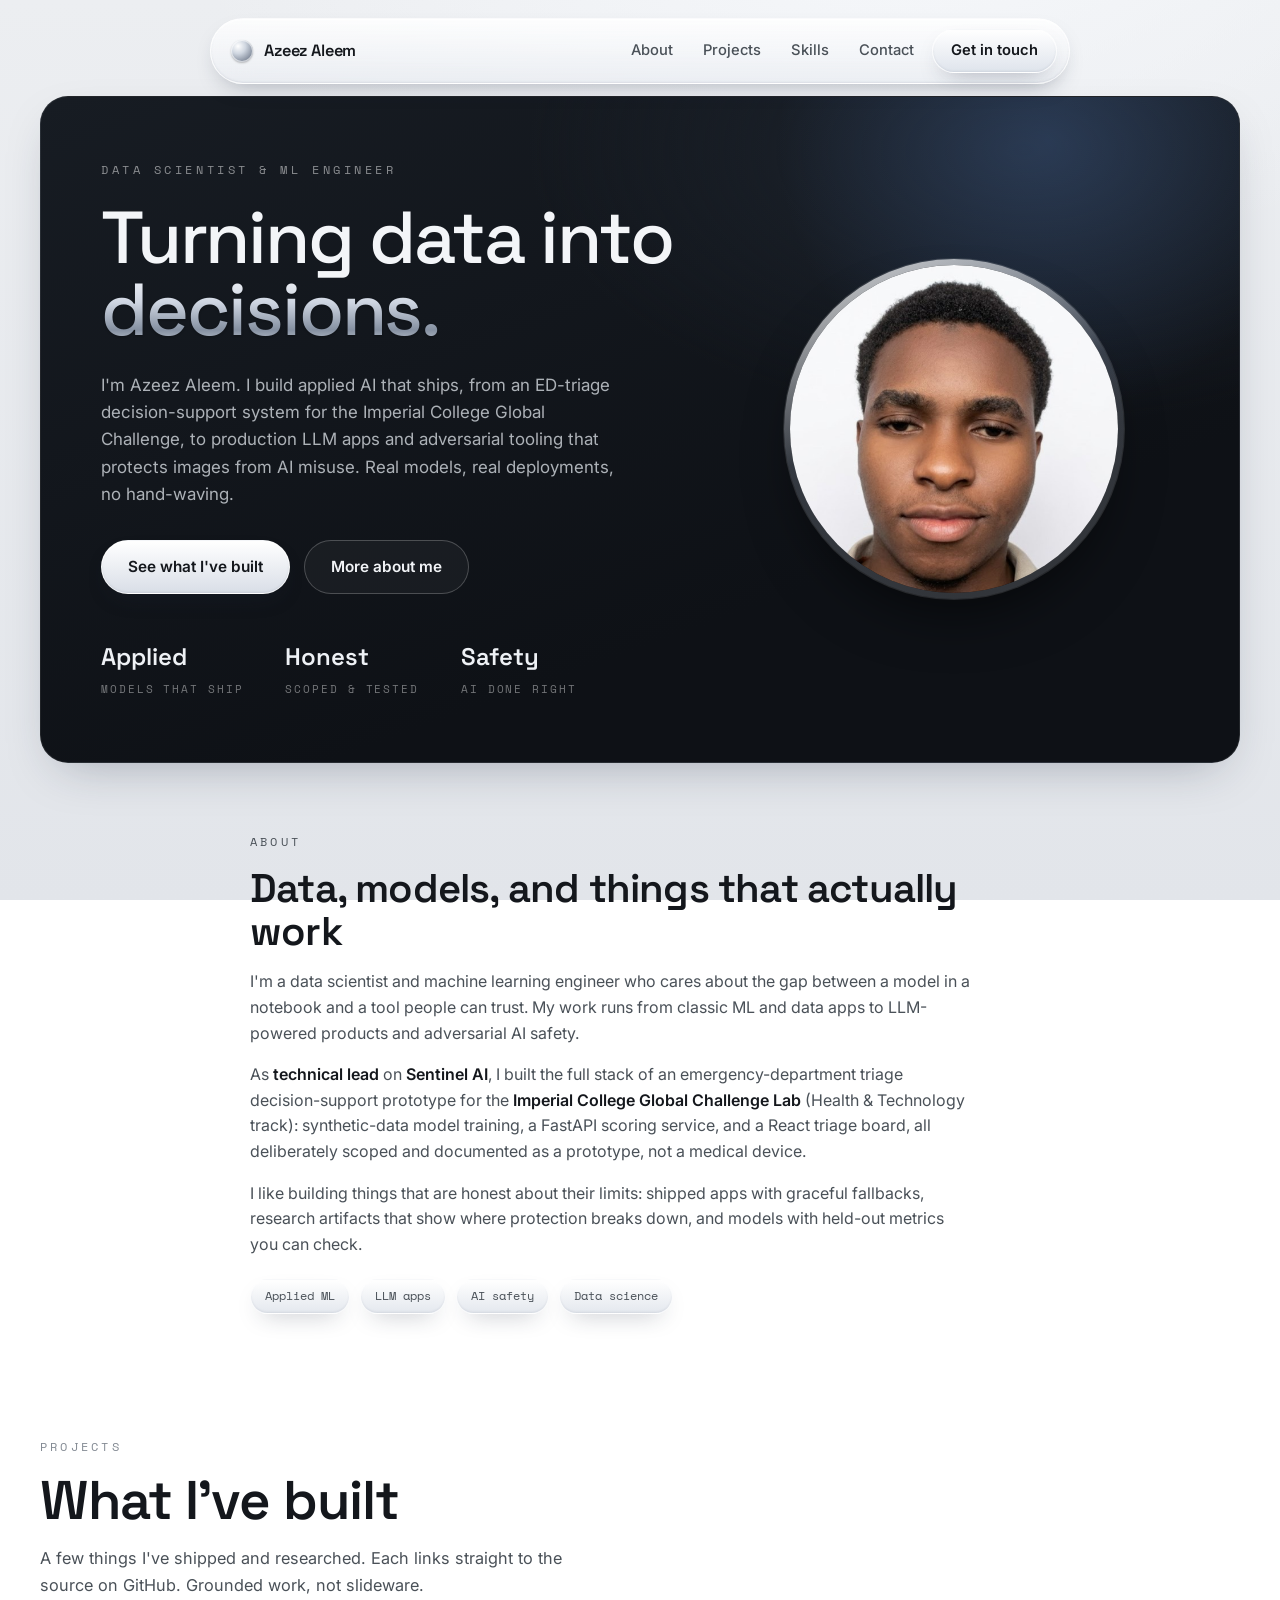
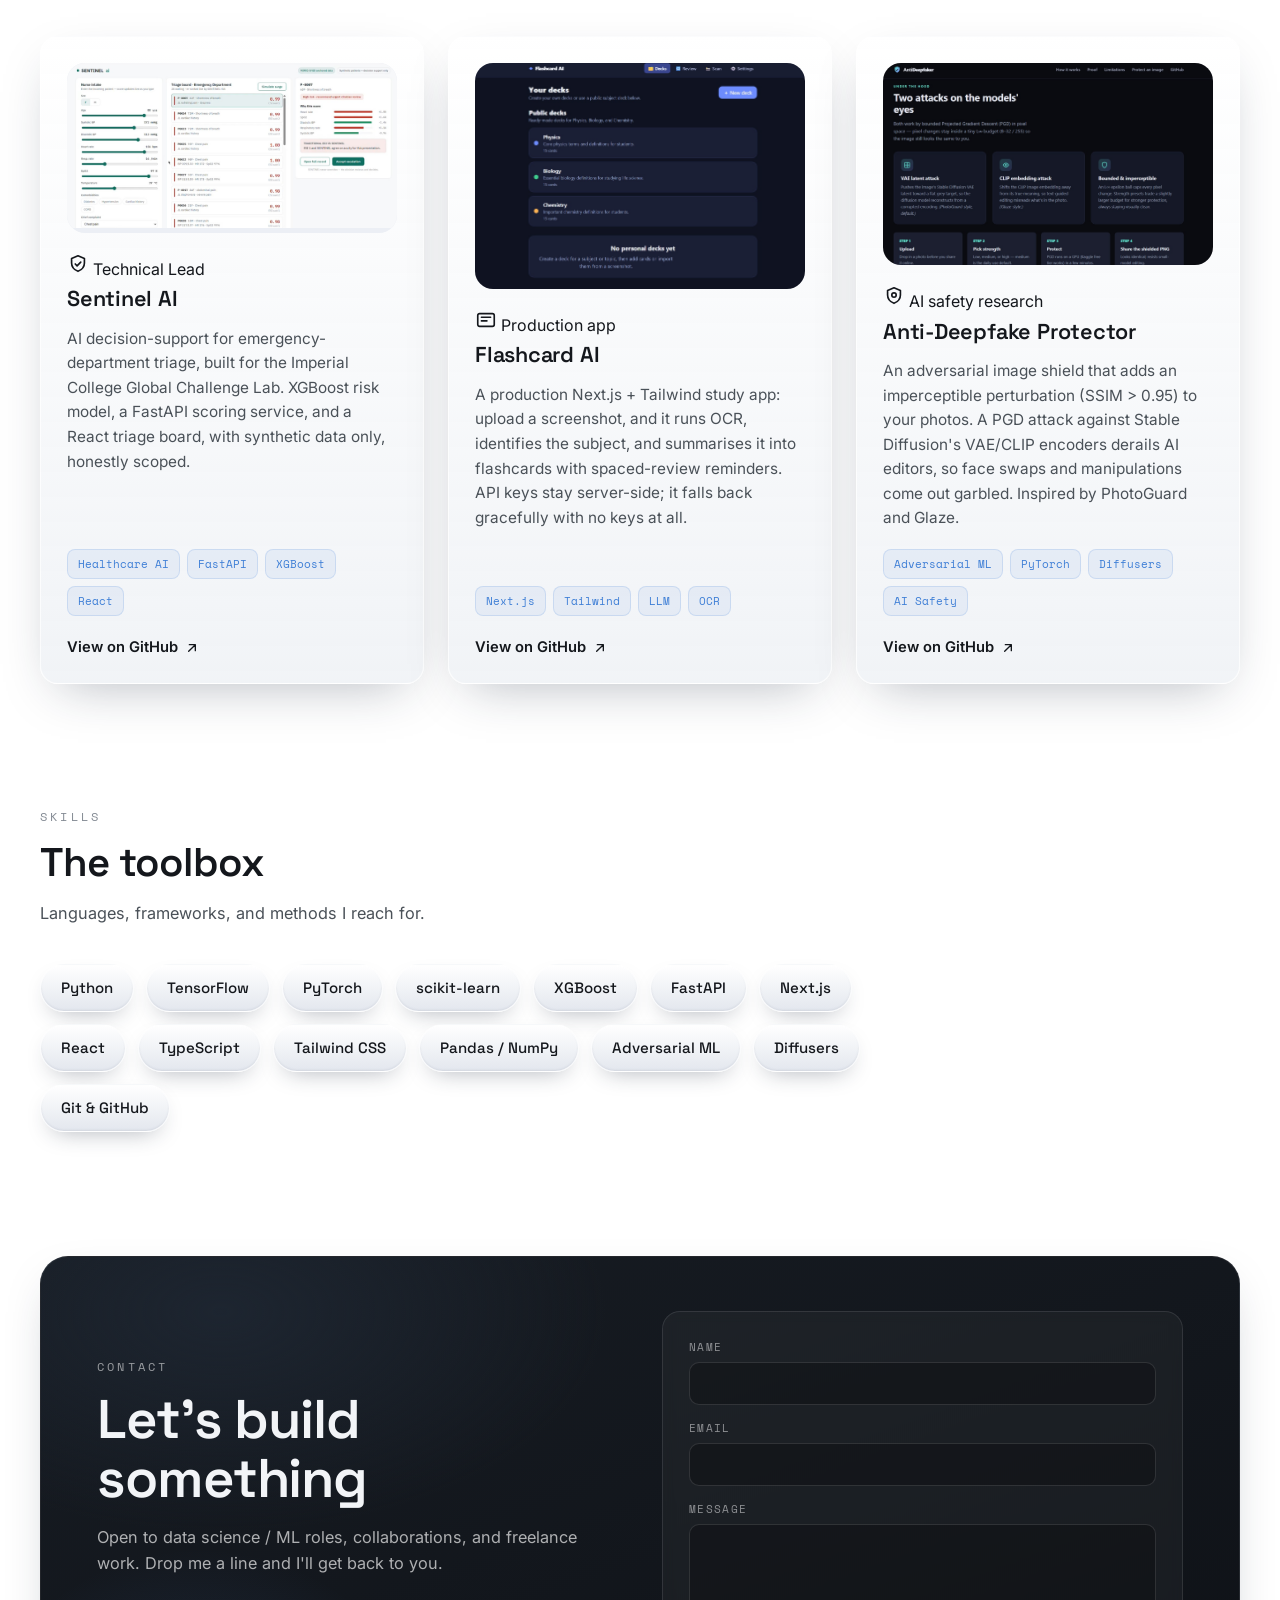
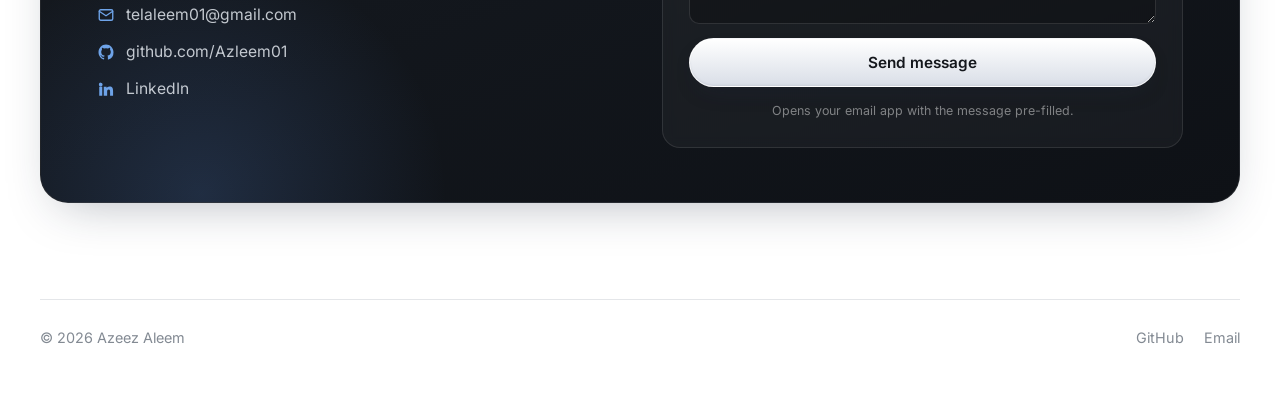
<file: index.html>
<!DOCTYPE html>
<html lang="en">
<head>
  <meta charset="UTF-8" />
  <meta name="viewport" content="width=device-width, initial-scale=1.0" />
  <title>Azeez Aleem | Data Scientist & Machine Learning Engineer</title>
  <meta name="description" content="Azeez Aleem. Data Scientist & Machine Learning Engineer. Building applied AI, from ED-triage decision support to production LLM apps and adversarial AI-safety tooling." />

  <!-- Open Graph -->
  <meta property="og:title" content="Azeez Aleem | Data Scientist & Machine Learning Engineer" />
  <meta property="og:description" content="Applied AI, production ML apps, and AI-safety tooling, grounded in real, shipped work." />
  <meta property="og:type" content="website" />

  <link rel="icon" href="data:image/svg+xml,<svg xmlns='http://www.w3.org/2000/svg' viewBox='0 0 100 100'><text y='.9em' font-size='90'>◈</text></svg>" />

  <!-- Fonts -->
  <link rel="preconnect" href="https://fonts.googleapis.com" />
  <link rel="preconnect" href="https://fonts.gstatic.com" crossorigin />
  <link href="https://fonts.googleapis.com/css2?family=Space+Grotesk:wght@400;500;600;700&family=Inter:wght@400;500;600&family=Space+Mono:wght@400;700&display=swap" rel="stylesheet" />

  <link rel="stylesheet" href="styles.css" />
</head>
<body>
  <!-- ===== NAVBAR ===== -->
  <header class="nav-wrap">
    <nav class="nav" aria-label="Primary">
      <a class="brand" href="#top">
        <span class="brand-orb" aria-hidden="true"></span>
        <span class="brand-name">Azeez Aleem</span>
      </a>
      <button class="nav-toggle" aria-label="Toggle menu" aria-expanded="false" aria-controls="nav-links">
        <span></span><span></span><span></span>
      </button>
      <div class="nav-links" id="nav-links">
        <a href="about.html">About</a>
        <a href="projects.html">Projects</a>
        <a href="#skills">Skills</a>
        <a href="#contact">Contact</a>
        <a class="nav-cta" href="about.html#contact">Get in touch</a>
      </div>
    </nav>
  </header>

  <main id="top">
    <!-- ===== HERO ===== -->
    <section class="hero-shell">
      <div class="hero reveal">
        <div class="hero-glow" aria-hidden="true"></div>
        <div class="hero-content">
          <p class="eyebrow">DATA SCIENTIST &amp; ML ENGINEER</p>
          <h1 class="display">
            Turning data into<br /><span class="chrome-text">decisions.</span>
          </h1>
          <p class="hero-lead">
            I'm Azeez Aleem. I build applied AI that ships, from an ED-triage
            decision-support system for the Imperial College Global Challenge, to
            production LLM apps and adversarial tooling that protects images from
            AI misuse. Real models, real deployments, no hand-waving.
          </p>
          <div class="hero-cta">
            <a class="btn btn-primary" href="projects.html">See what I've built</a>
            <a class="btn btn-ghost" href="about.html">More about me</a>
          </div>
          <div class="stat-row">
            <div class="stat">
              <span class="stat-key">Applied</span>
              <span class="stat-sub">MODELS THAT SHIP</span>
            </div>
            <div class="stat">
              <span class="stat-key">Honest</span>
              <span class="stat-sub">SCOPED &amp; TESTED</span>
            </div>
            <div class="stat">
              <span class="stat-key">Safety</span>
              <span class="stat-sub">AI DONE RIGHT</span>
            </div>
          </div>
        </div>
        <div class="hero-portrait">
          <div class="portrait-ring">
            <img src="assets/headshot.jpg" alt="Portrait of Azeez Aleem" loading="eager" />
          </div>
        </div>
      </div>
    </section>

    <!-- ===== ABOUT ===== -->
    <section class="section" id="about">
      <div class="section-inner about-single reveal">
        <div class="about-copy">
          <p class="kicker">ABOUT</p>
          <h2 class="section-title">Data, models, and things that actually work</h2>
          <p>
            I'm a data scientist and machine learning engineer who cares about the
            gap between a model in a notebook and a tool people can trust. My work
            runs from classic ML and data apps to LLM-powered products and
            adversarial AI safety.
          </p>
          <p>
            As <strong>technical lead</strong> on <strong>Sentinel AI</strong>, I built the full
            stack of an emergency-department triage decision-support prototype for the
            <strong>Imperial College Global Challenge Lab</strong> (Health &amp; Technology track):
            synthetic-data model training, a FastAPI scoring service, and a React
            triage board, all deliberately scoped and documented as a prototype, not a
            medical device.
          </p>
          <p>
            I like building things that are honest about their limits: shipped apps
            with graceful fallbacks, research artifacts that show where protection
            breaks down, and models with held-out metrics you can check.
          </p>
          <div class="about-tags">
            <span>Applied ML</span>
            <span>LLM apps</span>
            <span>AI safety</span>
            <span>Data science</span>
          </div>
        </div>
      </div>
    </section>

    <!-- ===== PROJECTS ===== -->
    <section class="section" id="projects">
      <div class="section-inner">
        <div class="section-head reveal">
          <p class="kicker">PROJECTS</p>
          <h2 class="section-title big">What I've built</h2>
          <p class="section-desc">
            A few things I've shipped and researched. Each links straight to the
            source on GitHub. Grounded work, not slideware.
          </p>
        </div>

        <div class="cards">
          <!-- Sentinel AI -->
          <article class="card reveal">
            <figure class="card-image">
              <img src="assets/sentinel ai.jpg.jpeg" alt="Sentinel AI dashboard screenshot" />
            </figure>
            <div class="card-top">
              <span class="card-icon" aria-hidden="true">
                <svg viewBox="0 0 24 24" width="22" height="22" fill="none" stroke="currentColor" stroke-width="1.8" stroke-linecap="round" stroke-linejoin="round"><path d="M12 3l7 3v5c0 4.5-3 7.5-7 9-4-1.5-7-4.5-7-9V6l7-3z"/><path d="M9 12l2 2 4-4"/></svg>
              </span>
              <span class="card-flag">Technical Lead</span>
            </div>
            <h3 class="card-title">Sentinel AI</h3>
            <p class="card-body">
              AI decision-support for emergency-department triage, built for the
              Imperial College Global Challenge Lab. XGBoost risk model, a FastAPI
              scoring service, and a React triage board, with synthetic data only,
              honestly scoped.
            </p>
            <div class="tags">
              <span>Healthcare AI</span><span>FastAPI</span><span>XGBoost</span><span>React</span>
            </div>
            <a class="card-link" href="https://github.com/Azleem01/Sentinel-ai" target="_blank" rel="noopener">
              View on GitHub
              <svg viewBox="0 0 24 24" width="16" height="16" fill="none" stroke="currentColor" stroke-width="2" stroke-linecap="round" stroke-linejoin="round"><path d="M7 17L17 7M8 7h9v9"/></svg>
            </a>
          </article>

          <!-- Flashcard AI -->
          <article class="card reveal">
            <figure class="card-image">
              <img src="assets/flashcard ai 1.jpeg" alt="Flashcard AI screenshot showing screenshot upload" />
            </figure>
            <div class="card-top">
              <span class="card-icon" aria-hidden="true">
                <svg viewBox="0 0 24 24" width="22" height="22" fill="none" stroke="currentColor" stroke-width="1.8" stroke-linecap="round" stroke-linejoin="round"><rect x="3" y="5" width="18" height="14" rx="2"/><path d="M7 9h10M7 13h6"/></svg>
              </span>
              <span class="card-flag subtle">Production app</span>
            </div>
            <h3 class="card-title">Flashcard AI</h3>
            <p class="card-body">
              A production Next.js + Tailwind study app: upload a screenshot, and it
              runs OCR, identifies the subject, and summarises it into flashcards with
              spaced-review reminders. API keys stay server-side; it falls back
              gracefully with no keys at all.
            </p>
            <div class="tags">
              <span>Next.js</span><span>Tailwind</span><span>LLM</span><span>OCR</span>
            </div>
            <a class="card-link" href="https://github.com/Azleem01/Flashcard-ai" target="_blank" rel="noopener">
              View on GitHub
              <svg viewBox="0 0 24 24" width="16" height="16" fill="none" stroke="currentColor" stroke-width="2" stroke-linecap="round" stroke-linejoin="round"><path d="M7 17L17 7M8 7h9v9"/></svg>
            </a>
          </article>

          <!-- Anti-Deepfake Protector -->
          <article class="card reveal">
            <figure class="card-image">
              <img src="assets/anti-deepfaker.jpeg" alt="Anti-Deepfake Protector screenshot" />
            </figure>
            <div class="card-top">
              <span class="card-icon" aria-hidden="true">
                <svg viewBox="0 0 24 24" width="22" height="22" fill="none" stroke="currentColor" stroke-width="1.8" stroke-linecap="round" stroke-linejoin="round"><path d="M12 3l7 3v5c0 4.5-3 7.5-7 9-4-1.5-7-4.5-7-9V6l7-3z"/><circle cx="12" cy="11" r="2.4"/></svg>
              </span>
              <span class="card-flag subtle">AI safety research</span>
            </div>
            <h3 class="card-title">Anti-Deepfake Protector</h3>
            <p class="card-body">
              An adversarial image shield that adds an imperceptible perturbation
              (SSIM &gt; 0.95) to your photos. A PGD attack against Stable Diffusion's
              VAE/CLIP encoders derails AI editors, so face swaps and manipulations come
              out garbled. Inspired by PhotoGuard and Glaze.
            </p>
            <div class="tags">
              <span>Adversarial ML</span><span>PyTorch</span><span>Diffusers</span><span>AI Safety</span>
            </div>
            <a class="card-link" href="https://github.com/Azleem01/ANTI-DEEPFAKER" target="_blank" rel="noopener">
              View on GitHub
              <svg viewBox="0 0 24 24" width="16" height="16" fill="none" stroke="currentColor" stroke-width="2" stroke-linecap="round" stroke-linejoin="round"><path d="M7 17L17 7M8 7h9v9"/></svg>
            </a>
          </article>
        </div>
      </div>
    </section>

    <!-- ===== SKILLS ===== -->
    <section class="section" id="skills">
      <div class="section-inner">
        <div class="section-head reveal">
          <p class="kicker">SKILLS</p>
          <h2 class="section-title">The toolbox</h2>
          <p class="section-desc">Languages, frameworks, and methods I reach for.</p>
        </div>
        <div class="chips reveal">
          <span class="chip">Python</span>
          <span class="chip">TensorFlow</span>
          <span class="chip">PyTorch</span>
          <span class="chip">scikit-learn</span>
          <span class="chip">XGBoost</span>
          <span class="chip">FastAPI</span>
          <span class="chip">Next.js</span>
          <span class="chip">React</span>
          <span class="chip">TypeScript</span>
          <span class="chip">Tailwind CSS</span>
          <span class="chip">Pandas / NumPy</span>
          <span class="chip">Adversarial ML</span>
          <span class="chip">Diffusers</span>
          <span class="chip">Git &amp; GitHub</span>
        </div>
      </div>
    </section>

    <!-- ===== CONTACT ===== -->
    <section class="section" id="contact">
      <div class="section-inner">
        <div class="contact-card reveal">
          <div class="contact-glow" aria-hidden="true"></div>
          <div class="contact-copy">
            <p class="kicker light">CONTACT</p>
            <h2 class="section-title big">Let's build something</h2>
            <p class="section-desc light">
              Open to data science / ML roles, collaborations, and freelance work.
              Drop me a line and I'll get back to you.
            </p>
            <div class="contact-links">
              <a href="mailto:telaleem01@gmail.com">
                <svg viewBox="0 0 24 24" width="18" height="18" fill="none" stroke="currentColor" stroke-width="1.8" stroke-linecap="round" stroke-linejoin="round"><rect x="3" y="5" width="18" height="14" rx="2"/><path d="M3 7l9 6 9-6"/></svg>
                telaleem01@gmail.com
              </a>
              <a href="https://github.com/Azleem01" target="_blank" rel="noopener">
                <svg viewBox="0 0 24 24" width="18" height="18" fill="currentColor"><path d="M12 2C6.48 2 2 6.58 2 12.26c0 4.5 2.87 8.32 6.84 9.67.5.09.68-.22.68-.48v-1.7c-2.78.62-3.37-1.36-3.37-1.36-.45-1.18-1.11-1.5-1.11-1.5-.91-.63.07-.62.07-.62 1 .07 1.53 1.06 1.53 1.06.9 1.57 2.36 1.12 2.94.86.09-.67.35-1.12.63-1.38-2.22-.26-4.56-1.14-4.56-5.06 0-1.12.39-2.03 1.03-2.75-.1-.26-.45-1.3.1-2.7 0 0 .84-.28 2.75 1.05a9.3 9.3 0 015 0c1.91-1.33 2.75-1.05 2.75-1.05.55 1.4.2 2.44.1 2.7.64.72 1.03 1.63 1.03 2.75 0 3.93-2.34 4.8-4.57 5.05.36.32.68.94.68 1.9v2.82c0 .27.18.58.69.48A10.02 10.02 0 0022 12.26C22 6.58 17.52 2 12 2z"/></svg>
                github.com/Azleem01
              </a>
              <a href="https://www.linkedin.com/in/aleem-azeez-6661a128a/" target="_blank" rel="noopener">
                <svg viewBox="0 0 24 24" width="18" height="18" fill="currentColor"><path d="M4.98 3.5a2.5 2.5 0 11-.02 5 2.5 2.5 0 01.02-5zM3 8.98h4V21H3zM9 8.98h3.83v1.64h.05c.53-1 1.83-2.06 3.77-2.06 4.03 0 4.78 2.65 4.78 6.1V21h-4v-5.4c0-1.29-.02-2.95-1.8-2.95-1.8 0-2.08 1.4-2.08 2.85V21H9z"/></svg>
                LinkedIn
              </a>
            </div>
          </div>

          <form class="contact-form" id="contact-form" novalidate>
            <label>
              <span>Name</span>
              <input type="text" name="name" id="cf-name" autocomplete="name" required />
            </label>
            <label>
              <span>Email</span>
              <input type="email" name="email" id="cf-email" autocomplete="email" required />
            </label>
            <label>
              <span>Message</span>
              <textarea name="message" id="cf-message" rows="4" required></textarea>
            </label>
            <button type="submit" class="btn btn-primary btn-full">Send message</button>
            <p class="form-note">Opens your email app with the message pre-filled.</p>
          </form>
        </div>
      </div>
    </section>
  </main>

  <footer class="footer">
    <div class="section-inner footer-inner">
      <span>© <span id="year"></span> Azeez Aleem</span>
      <span class="footer-links">
        <a href="https://github.com/Azleem01" target="_blank" rel="noopener">GitHub</a>
        <a href="mailto:telaleem01@gmail.com">Email</a>
      </span>
    </div>
  </footer>

  <script src="script.js"></script>
</body>
</html>
</file>
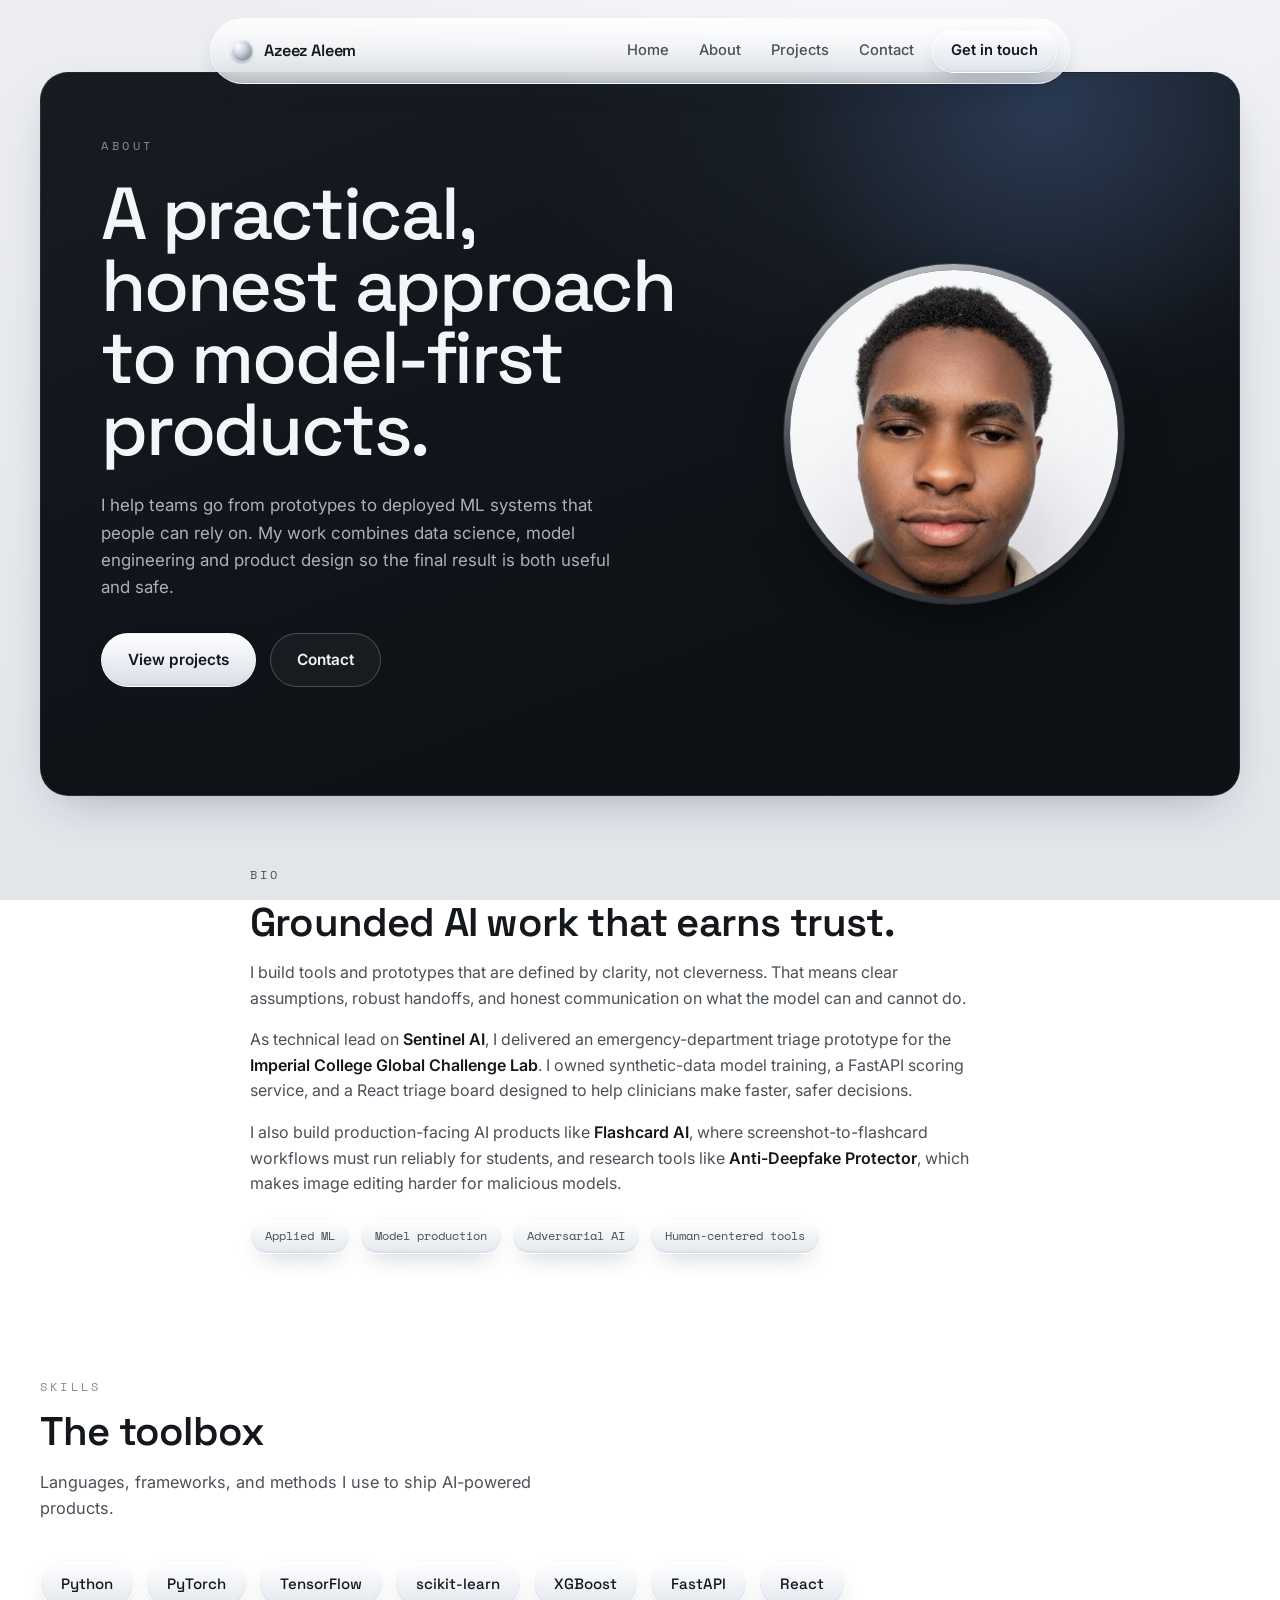
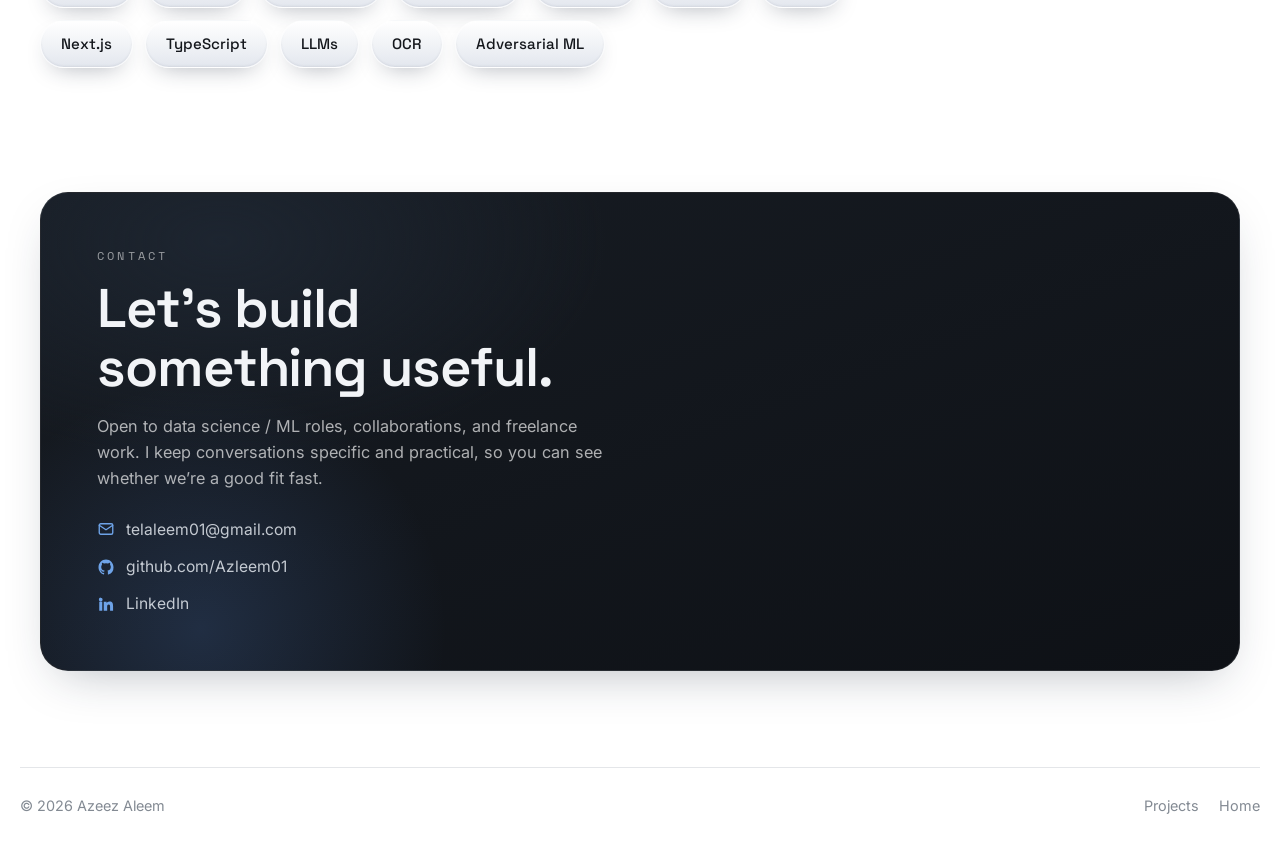
<file: about.html>
<!DOCTYPE html>
<html lang="en">
<head>
  <meta charset="UTF-8" />
  <meta name="viewport" content="width=device-width, initial-scale=1.0" />
  <title>About | Azeez Aleem</title>
  <meta name="description" content="About Azeez Aleem, data scientist and machine learning engineer delivering applied AI solutions and safety tooling." />
  <link rel="icon" href="data:image/svg+xml,<svg xmlns='http://www.w3.org/2000/svg' viewBox='0 0 100 100'><text y='.9em' font-size='90'>◈</text></svg>" />
  <link rel="preconnect" href="https://fonts.googleapis.com" />
  <link rel="preconnect" href="https://fonts.gstatic.com" crossorigin />
  <link href="https://fonts.googleapis.com/css2?family=Space+Grotesk:wght@400;500;600;700&family=Inter:wght@400;500;600&family=Space+Mono:wght@400;700&display=swap" rel="stylesheet" />
  <link rel="stylesheet" href="styles.css" />
</head>
<body>
  <header class="nav-wrap">
    <nav class="nav" aria-label="Primary">
      <a class="brand" href="index.html">
        <span class="brand-orb" aria-hidden="true"></span>
        <span class="brand-name">Azeez Aleem</span>
      </a>
      <button class="nav-toggle" aria-label="Toggle menu" aria-expanded="false" aria-controls="nav-links">
        <span></span><span></span><span></span>
      </button>
      <div class="nav-links" id="nav-links">
        <a href="index.html">Home</a>
        <a href="about.html">About</a>
        <a href="projects.html">Projects</a>
        <a href="about.html#contact">Contact</a>
        <a class="nav-cta" href="about.html#contact">Get in touch</a>
      </div>
    </nav>
  </header>

  <main>
    <section class="hero-shell hero-page">
      <div class="hero reveal">
        <div class="hero-glow" aria-hidden="true"></div>
        <div class="hero-content">
          <p class="eyebrow">ABOUT</p>
          <h1 class="display">A practical, honest approach to model-first products.</h1>
          <p class="hero-lead">
            I help teams go from prototypes to deployed ML systems that people can rely on. My work combines data science, model engineering and product design so the final result is both useful and safe.
          </p>
          <div class="hero-cta">
            <a class="btn btn-primary" href="projects.html">View projects</a>
            <a class="btn btn-ghost" href="#contact">Contact</a>
          </div>
        </div>
        <div class="hero-portrait">
          <div class="portrait-ring">
            <img src="assets/headshot.jpg" alt="Portrait of Azeez Aleem" loading="eager" />
          </div>
        </div>
      </div>
    </section>

    <section class="section" id="about-detail">
      <div class="section-inner about-single reveal">
        <div class="about-copy">
          <p class="kicker">BIO</p>
          <h2 class="section-title">Grounded AI work that earns trust.</h2>
          <p>
            I build tools and prototypes that are defined by clarity, not cleverness.
            That means clear assumptions, robust handoffs, and honest communication on what the model can and cannot do.
          </p>
          <p>
            As technical lead on <strong>Sentinel AI</strong>, I delivered an emergency-department triage prototype for the
            <strong>Imperial College Global Challenge Lab</strong>. I owned synthetic-data model training, a FastAPI scoring service,
            and a React triage board designed to help clinicians make faster, safer decisions.
          </p>
          <p>
            I also build production-facing AI products like <strong>Flashcard AI</strong>, where screenshot-to-flashcard workflows must
            run reliably for students, and research tools like <strong>Anti-Deepfake Protector</strong>, which makes image editing harder for malicious models.
          </p>
          <div class="about-tags">
            <span>Applied ML</span>
            <span>Model production</span>
            <span>Adversarial AI</span>
            <span>Human-centered tools</span>
          </div>
        </div>
      </div>
    </section>

    <section class="section" id="skills">
      <div class="section-inner reveal">
        <div class="section-head">
          <p class="kicker">SKILLS</p>
          <h2 class="section-title">The toolbox</h2>
          <p class="section-desc">Languages, frameworks, and methods I use to ship AI-powered products.</p>
        </div>
        <div class="chips">
          <span class="chip">Python</span>
          <span class="chip">PyTorch</span>
          <span class="chip">TensorFlow</span>
          <span class="chip">scikit-learn</span>
          <span class="chip">XGBoost</span>
          <span class="chip">FastAPI</span>
          <span class="chip">React</span>
          <span class="chip">Next.js</span>
          <span class="chip">TypeScript</span>
          <span class="chip">LLMs</span>
          <span class="chip">OCR</span>
          <span class="chip">Adversarial ML</span>
        </div>
      </div>
    </section>

    <section class="section" id="contact">
      <div class="section-inner reveal">
        <div class="contact-card">
          <div class="contact-glow" aria-hidden="true"></div>
          <div class="contact-copy">
            <p class="kicker light">CONTACT</p>
            <h2 class="section-title big">Let’s build something useful.</h2>
            <p class="section-desc light">
              Open to data science / ML roles, collaborations, and freelance work.
              I keep conversations specific and practical, so you can see whether we’re a good fit fast.
            </p>
            <div class="contact-links">
              <a href="mailto:telaleem01@gmail.com">
                <svg viewBox="0 0 24 24" width="18" height="18" fill="none" stroke="currentColor" stroke-width="1.8" stroke-linecap="round" stroke-linejoin="round"><rect x="3" y="5" width="18" height="14" rx="2"/><path d="M3 7l9 6 9-6"/></svg>
                telaleem01@gmail.com
              </a>
              <a href="https://github.com/Azleem01" target="_blank" rel="noopener">
                <svg viewBox="0 0 24 24" width="18" height="18" fill="currentColor"><path d="M12 2C6.48 2 2 6.58 2 12.26c0 4.5 2.87 8.32 6.84 9.67.5.09.68-.22.68-.48v-1.7c-2.78.62-3.37-1.36-3.37-1.36-.45-1.18-1.11-1.5-1.11-1.5-.91-.63.07-.62.07-.62 1 .07 1.53 1.06 1.53 1.06.9 1.57 2.36 1.12 2.94.86.09-.67.35-1.12.63-1.38-2.22-.26-4.56-1.14-4.56-5.06 0-1.12.39-2.03 1.03-2.75-.1-.26-.45-1.3.1-2.7 0 0 .84-.28 2.75 1.05a9.3 9.3 0 015 0c1.91-1.33 2.75-1.05 2.75-1.05.55 1.4.2 2.44.1 2.7.64.72 1.03 1.63 1.03 2.75 0 3.93-2.34 4.8-4.57 5.05.36.32.68.94.68 1.9v2.82c0 .27.18.58.69.48A10.02 10.02 0 0022 12.26C22 6.58 17.52 2 12 2z"/></svg>
                github.com/Azleem01
              </a>
              <a href="https://www.linkedin.com/in/aleem-azeez-6661a128a/" target="_blank" rel="noopener">
                <svg viewBox="0 0 24 24" width="18" height="18" fill="currentColor"><path d="M4.98 3.5a2.5 2.5 0 11-.02 5 2.5 2.5 0 01.02-5zM3 8.98h4V21H3zM9 8.98h3.83v1.64h.05c.53-1 1.83-2.06 3.77-2.06 4.03 0 4.78 2.65 4.78 6.1V21h-4v-5.4c0-1.29-.02-2.95-1.8-2.95-1.8 0-2.08 1.4-2.08 2.85V21H9z"/></svg>
                LinkedIn
              </a>
            </div>
          </div>
        </div>
      </div>
    </section>
  </main>

  <footer class="footer">
    <div class="footer-inner">
      <div>© <span id="year"></span> Azeez Aleem</div>
      <div class="footer-links">
        <a href="projects.html">Projects</a>
        <a href="index.html">Home</a>
      </div>
    </div>
  </footer>

  <script src="script.js"></script>
</body>
</html>
</file>
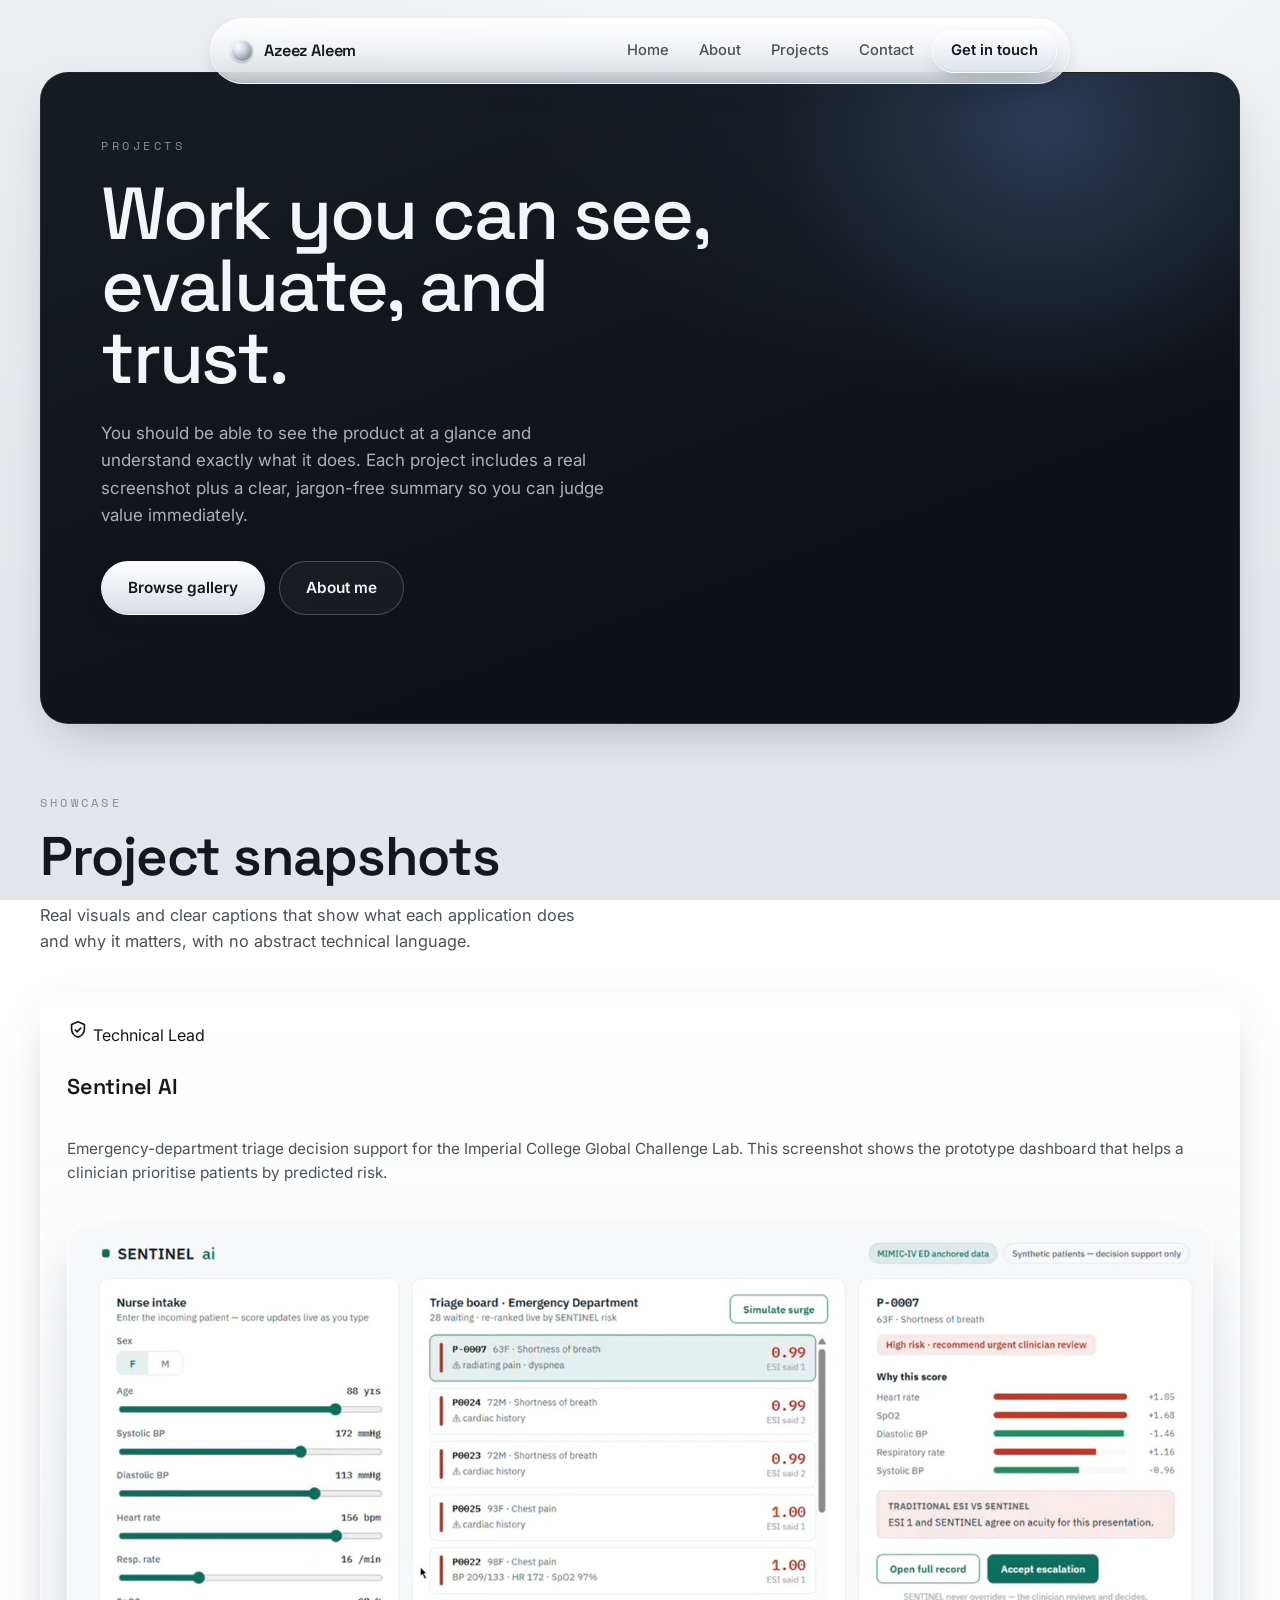
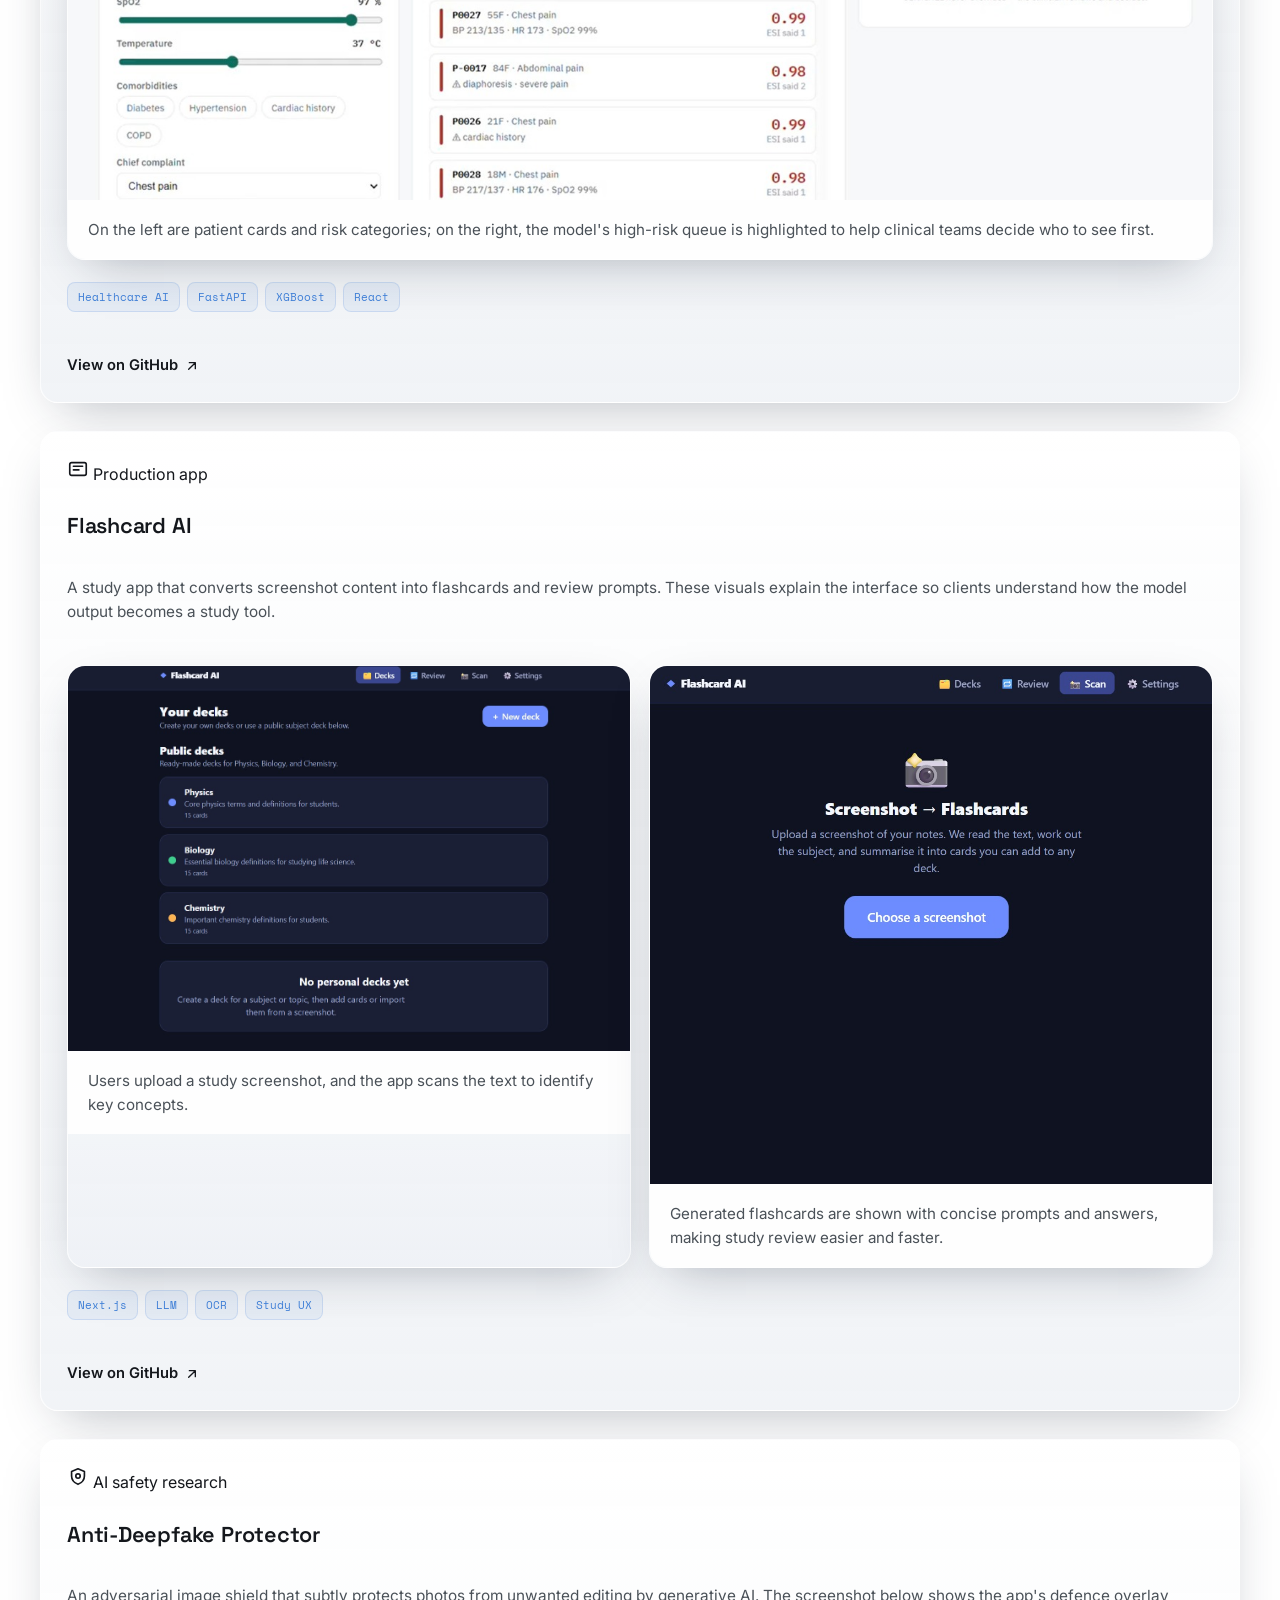
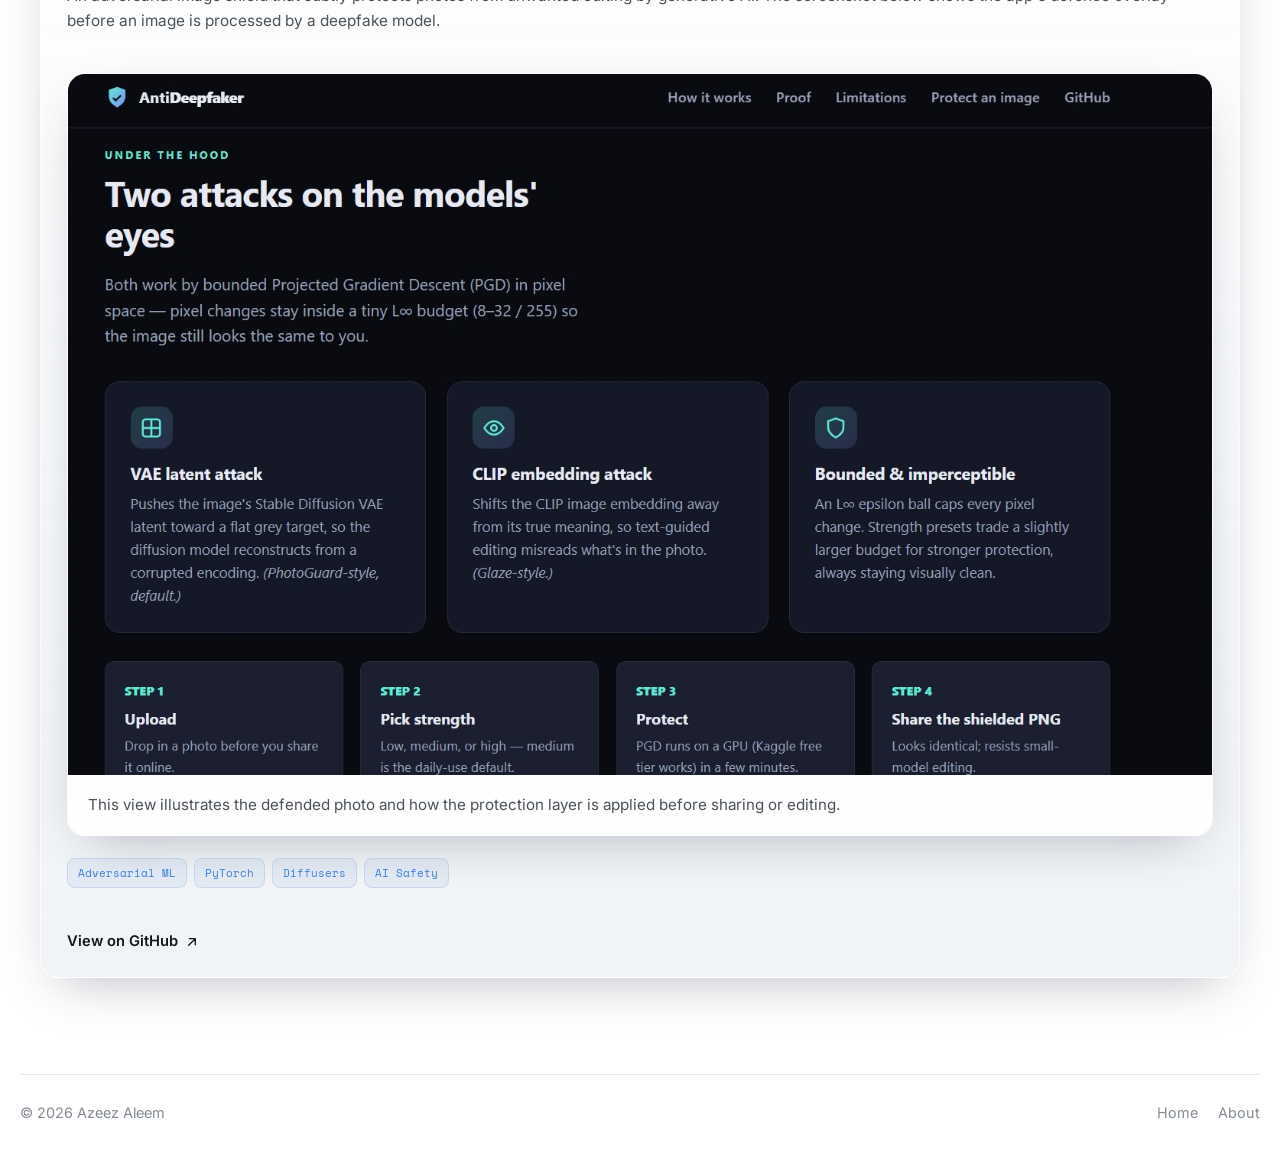
<file: projects.html>
<!DOCTYPE html>
<html lang="en">
<head>
  <meta charset="UTF-8" />
  <meta name="viewport" content="width=device-width, initial-scale=1.0" />
  <title>Projects | Azeez Aleem</title>
  <meta name="description" content="Project showcase for Sentinel AI, Flashcard AI, and AI safety tooling by Azeez Aleem." />
  <link rel="icon" href="data:image/svg+xml,<svg xmlns='http://www.w3.org/2000/svg' viewBox='0 0 100 100'><text y='.9em' font-size='90'>◈</text></svg>" />
  <link rel="preconnect" href="https://fonts.googleapis.com" />
  <link rel="preconnect" href="https://fonts.gstatic.com" crossorigin />
  <link href="https://fonts.googleapis.com/css2?family=Space+Grotesk:wght@400;500;600;700&family=Inter:wght@400;500;600&family=Space+Mono:wght@400;700&display=swap" rel="stylesheet" />
  <link rel="stylesheet" href="styles.css" />
</head>
<body>
  <header class="nav-wrap">
    <nav class="nav" aria-label="Primary">
      <a class="brand" href="index.html">
        <span class="brand-orb" aria-hidden="true"></span>
        <span class="brand-name">Azeez Aleem</span>
      </a>
      <button class="nav-toggle" aria-label="Toggle menu" aria-expanded="false" aria-controls="nav-links">
        <span></span><span></span><span></span>
      </button>
      <div class="nav-links" id="nav-links">
        <a href="index.html">Home</a>
        <a href="about.html">About</a>
        <a href="projects.html">Projects</a>
        <a href="about.html#contact">Contact</a>
        <a class="nav-cta" href="about.html#contact">Get in touch</a>
      </div>
    </nav>
  </header>

  <main>
    <section class="hero-shell hero-page">
      <div class="hero reveal">
        <div class="hero-glow" aria-hidden="true"></div>
        <div class="hero-content">
          <p class="eyebrow">PROJECTS</p>
          <h1 class="display">Work you can see, evaluate, and trust.</h1>
          <p class="hero-lead">
            You should be able to see the product at a glance and understand exactly what it does.
            Each project includes a real screenshot plus a clear, jargon-free summary so you can judge value immediately.
          </p>
          <div class="hero-cta">
            <a class="btn btn-primary" href="#project-list">Browse gallery</a>
            <a class="btn btn-ghost" href="about.html">About me</a>
          </div>
        </div>
      </div>
    </section>

    <section class="section" id="project-list">
      <div class="section-inner">
        <div class="section-head reveal">
          <p class="kicker">SHOWCASE</p>
          <h2 class="section-title big">Project snapshots</h2>
          <p class="section-desc">
            Real visuals and clear captions that show what each application does and why it matters, with no abstract technical language.
          </p>
        </div>

        <div class="project-gallery">
          <article class="card project-card reveal" id="sentinel-ai">
            <div class="card-top">
              <span class="card-icon" aria-hidden="true">
                <svg viewBox="0 0 24 24" width="22" height="22" fill="none" stroke="currentColor" stroke-width="1.8" stroke-linecap="round" stroke-linejoin="round"><path d="M12 3l7 3v5c0 4.5-3 7.5-7 9-4-1.5-7-4.5-7-9V6l7-3z"/><path d="M9 12l2 2 4-4"/></svg>
              </span>
              <span class="card-flag">Technical Lead</span>
            </div>
            <h3 class="card-title">Sentinel AI</h3>
            <p class="card-body">
              Emergency-department triage decision support for the Imperial College Global Challenge Lab.
              This screenshot shows the prototype dashboard that helps a clinician prioritise patients by predicted risk.
            </p>
            <figure class="project-visual">
              <img src="assets/sentinel ai.jpg.jpeg" alt="Sentinel AI dashboard showing patient triage categories and risk scores" />
              <figcaption>On the left are patient cards and risk categories; on the right, the model's high-risk queue is highlighted to help clinical teams decide who to see first.</figcaption>
            </figure>
            <div class="tags">
              <span>Healthcare AI</span><span>FastAPI</span><span>XGBoost</span><span>React</span>
            </div>
            <a class="card-link" href="https://github.com/Azleem01/Sentinel-ai" target="_blank" rel="noopener">
              View on GitHub
              <svg viewBox="0 0 24 24" width="16" height="16" fill="none" stroke="currentColor" stroke-width="2" stroke-linecap="round" stroke-linejoin="round"><path d="M7 17L17 7M8 7h9v9"/></svg>
            </a>
          </article>

          <article class="card project-card reveal" id="flashcard-ai">
            <div class="card-top">
              <span class="card-icon" aria-hidden="true">
                <svg viewBox="0 0 24 24" width="22" height="22" fill="none" stroke="currentColor" stroke-width="1.8" stroke-linecap="round" stroke-linejoin="round"><rect x="3" y="5" width="18" height="14" rx="2"/><path d="M7 9h10M7 13h6"/></svg>
              </span>
              <span class="card-flag subtle">Production app</span>
            </div>
            <h3 class="card-title">Flashcard AI</h3>
            <p class="card-body">
              A study app that converts screenshot content into flashcards and review prompts.
              These visuals explain the interface so clients understand how the model output becomes a study tool.
            </p>
            <div class="project-grid">
              <figure class="project-visual">
                <img src="assets/flashcard ai 1.jpeg" alt="Flashcard AI user uploading a screenshot for flashcard conversion" />
                <figcaption>Users upload a study screenshot, and the app scans the text to identify key concepts.</figcaption>
              </figure>
              <figure class="project-visual">
                <img src="assets/flashcard ai 2.jpeg" alt="Generated flashcards from a screenshot displayed in the Flashcard AI interface" />
                <figcaption>Generated flashcards are shown with concise prompts and answers, making study review easier and faster.</figcaption>
              </figure>
            </div>
            <div class="tags">
              <span>Next.js</span><span>LLM</span><span>OCR</span><span>Study UX</span>
            </div>
            <a class="card-link" href="https://github.com/Azleem01/Flashcard-ai" target="_blank" rel="noopener">
              View on GitHub
              <svg viewBox="0 0 24 24" width="16" height="16" fill="none" stroke="currentColor" stroke-width="2" stroke-linecap="round" stroke-linejoin="round"><path d="M7 17L17 7M8 7h9v9"/></svg>
            </a>
          </article>

          <article class="card project-card reveal" id="anti-deepfaker">
            <div class="card-top">
              <span class="card-icon" aria-hidden="true">
                <svg viewBox="0 0 24 24" width="22" height="22" fill="none" stroke="currentColor" stroke-width="1.8" stroke-linecap="round" stroke-linejoin="round"><path d="M12 3l7 3v5c0 4.5-3 7.5-7 9-4-1.5-7-4.5-7-9V6l7-3z"/><circle cx="12" cy="11" r="2.4"/></svg>
              </span>
              <span class="card-flag subtle">AI safety research</span>
            </div>
            <h3 class="card-title">Anti-Deepfake Protector</h3>
            <p class="card-body">
              An adversarial image shield that subtly protects photos from unwanted editing by generative AI.
              The screenshot below shows the app's defence overlay before an image is processed by a deepfake model.
            </p>
            <figure class="project-visual">
              <img src="assets/anti-deepfaker.jpeg" alt="Anti-Deepfake Protector screenshot showing the defended image overlay" />
              <figcaption>This view illustrates the defended photo and how the protection layer is applied before sharing or editing.</figcaption>
            </figure>
            <div class="tags">
              <span>Adversarial ML</span><span>PyTorch</span><span>Diffusers</span><span>AI Safety</span>
            </div>
            <a class="card-link" href="https://github.com/Azleem01/ANTI-DEEPFAKER" target="_blank" rel="noopener">
              View on GitHub
              <svg viewBox="0 0 24 24" width="16" height="16" fill="none" stroke="currentColor" stroke-width="2" stroke-linecap="round" stroke-linejoin="round"><path d="M7 17L17 7M8 7h9v9"/></svg>
            </a>
          </article>
        </div>
      </div>
    </section>
  </main>

  <footer class="footer">
    <div class="footer-inner">
      <div>© <span id="year"></span> Azeez Aleem</div>
      <div class="footer-links">
        <a href="index.html">Home</a>
        <a href="about.html">About</a>
      </div>
    </div>
  </footer>

  <script src="script.js"></script>
</body>
</html>
</file>
<file: styles.css>
/* ===================================================================
   Azeez Aleem Portfolio
   Liquid Chrome / Glassmorphism design system
   =================================================================== */

:root {
  /* page */
  --bg: #eceef1;
  --bg-2: #e2e5ea;
  --ink: #14171c;
  --ink-soft: #4a5158;
  --ink-faint: #838a93;

  /* chrome / metal */
  --chrome-1: #ffffff;
  --chrome-2: #e9ecf1;
  --chrome-3: #cfd4dc;
  --chrome-line: rgba(255, 255, 255, 0.7);
  --chrome-edge: rgba(120, 130, 145, 0.35);

  /* dark hero card */
  --dark-1: #0e1116;
  --dark-2: #171c23;
  --dark-line: rgba(255, 255, 255, 0.08);

  /* accent cool steel blue */
  --accent: #3f7fd6;
  --accent-soft: #6ea3e8;

  --radius-lg: 28px;
  --radius-md: 18px;
  --radius-sm: 12px;

  --shadow-soft: 0 18px 50px -20px rgba(30, 40, 60, 0.35);
  --shadow-chrome: 0 1px 0 var(--chrome-line) inset,
    0 -1px 2px rgba(120, 130, 145, 0.15) inset,
    0 10px 24px -12px rgba(30, 40, 60, 0.4);

  --font-display: "Space Grotesk", system-ui, sans-serif;
  --font-body: "Inter", system-ui, sans-serif;
  --font-mono: "Space Mono", ui-monospace, monospace;

  --maxw: 1200px;
}

* { box-sizing: border-box; margin: 0; padding: 0; }

html { scroll-behavior: smooth; scroll-padding-top: 110px; }

body {
  font-family: var(--font-body);
  color: var(--ink);
  background:
    radial-gradient(1200px 600px at 70% -10%, #f6f8fb 0%, transparent 60%),
    linear-gradient(180deg, var(--bg) 0%, var(--bg-2) 100%);
  background-attachment: fixed;
  min-height: 100vh;
  -webkit-font-smoothing: antialiased;
  line-height: 1.6;
  overflow-x: hidden;
}

a { color: inherit; text-decoration: none; }
img { max-width: 100%; display: block; }

/* ============================ NAVBAR ============================ */
.nav-wrap {
  position: fixed;
  top: 18px;
  left: 0;
  right: 0;
  z-index: 100;
  display: flex;
  justify-content: center;
  padding: 0 18px;
}

.nav {
  width: 100%;
  max-width: 860px;
  display: flex;
  align-items: center;
  justify-content: space-between;
  gap: 20px;
  padding: 10px 12px 10px 20px;
  border-radius: 999px;
  background: linear-gradient(180deg, rgba(255,255,255,0.85), rgba(233,236,241,0.7));
  backdrop-filter: blur(18px) saturate(1.4);
  -webkit-backdrop-filter: blur(18px) saturate(1.4);
  border: 1px solid var(--chrome-line);
  box-shadow: var(--shadow-chrome);
}

.brand { display: flex; align-items: center; gap: 11px; }
.brand-orb {
  width: 22px; height: 22px; border-radius: 50%;
  background:
    radial-gradient(circle at 32% 28%, #fff 0%, #cfd6e0 35%, #8b94a3 70%, #5c6472 100%);
  box-shadow: 0 1px 2px rgba(0,0,0,0.25), 0 0 0 1px rgba(255,255,255,0.6) inset;
}
.brand-name { font-family: var(--font-display); font-weight: 600; font-size: 1.02rem; letter-spacing: -0.01em; }

.nav-links { display: flex; align-items: center; gap: 6px; }
.nav-links a {
  font-size: 0.92rem;
  font-weight: 500;
  color: var(--ink-soft);
  padding: 8px 12px;
  border-radius: 999px;
  transition: color 0.18s, background 0.18s;
}
.nav-links a:hover { color: var(--ink); background: rgba(255,255,255,0.6); }

.nav-cta {
  color: var(--ink) !important;
  font-weight: 600 !important;
  background: linear-gradient(180deg, #ffffff, #dfe4ec);
  border: 1px solid var(--chrome-line);
  box-shadow: var(--shadow-chrome);
  padding: 9px 18px !important;
}
.nav-cta:hover { background: linear-gradient(180deg, #ffffff, #eef1f6) !important; }

.nav-toggle {
  display: none;
  flex-direction: column;
  gap: 4px;
  background: none;
  border: 0;
  cursor: pointer;
  padding: 8px;
}
.nav-toggle span {
  width: 22px; height: 2px; border-radius: 2px; background: var(--ink);
  transition: transform 0.25s, opacity 0.2s;
}

/* ============================ LAYOUT ============================ */
.section { padding: 62px 20px; }
.section-inner { max-width: var(--maxw); margin: 0 auto; }

.kicker {
  font-family: var(--font-mono);
  font-size: 0.72rem;
  letter-spacing: 0.28em;
  color: var(--ink-faint);
  margin-bottom: 14px;
}
.kicker.light { color: rgba(255,255,255,0.55); }

.section-title {
  font-family: var(--font-display);
  font-weight: 600;
  letter-spacing: -0.02em;
  font-size: clamp(1.7rem, 3.2vw, 2.5rem);
  line-height: 1.08;
  margin-bottom: 16px;
}
.section-title.big { font-size: clamp(2.1rem, 5vw, 3.4rem); }

.section-desc { color: var(--ink-soft); max-width: 560px; font-size: 1.02rem; }
.section-desc.light { color: rgba(255,255,255,0.66); }
.section-head { margin-bottom: 38px; }

/* ============================ BUTTONS ============================ */
.btn {
  display: inline-flex;
  align-items: center;
  justify-content: center;
  gap: 8px;
  font-family: var(--font-body);
  font-weight: 600;
  font-size: 0.96rem;
  padding: 14px 26px;
  border-radius: 999px;
  border: 1px solid transparent;
  cursor: pointer;
  transition: transform 0.16s ease, box-shadow 0.2s, background 0.2s;
}
.btn:active { transform: translateY(1px); }

.btn-primary {
  color: var(--ink);
  background: linear-gradient(180deg, #ffffff, #d9dee7);
  border-color: var(--chrome-line);
  box-shadow: var(--shadow-chrome);
}
.btn-primary:hover { transform: translateY(-2px); box-shadow: 0 16px 30px -14px rgba(30,40,60,0.5); }

.btn-ghost {
  color: #f2f4f7;
  background: rgba(255,255,255,0.04);
  border-color: rgba(255,255,255,0.22);
}
.btn-ghost:hover { background: rgba(255,255,255,0.1); transform: translateY(-2px); }

.btn-full { width: 100%; }

/* ============================ HERO ============================ */
.hero-shell { padding: 96px 20px 8px; }

.hero {
  position: relative;
  max-width: var(--maxw);
  margin: 0 auto;
  border-radius: var(--radius-lg);
  background:
    radial-gradient(900px 500px at 82% 8%, #1d242e 0%, transparent 55%),
    linear-gradient(160deg, var(--dark-2) 0%, var(--dark-1) 70%);
  border: 1px solid var(--dark-line);
  box-shadow: var(--shadow-soft);
  overflow: hidden;
  display: grid;
  grid-template-columns: 1.15fr 0.85fr;
  gap: 20px;
  padding: 64px 60px;
  align-items: center;
}
.hero-glow {
  position: absolute;
  top: -40%; right: -10%;
  width: 620px; height: 620px;
  background: radial-gradient(circle, rgba(90,140,220,0.22) 0%, transparent 62%);
  pointer-events: none;
}

.hero-content { position: relative; z-index: 2; }
.eyebrow {
  font-family: var(--font-mono);
  font-size: 0.74rem;
  letter-spacing: 0.3em;
  color: rgba(255,255,255,0.5);
  margin-bottom: 22px;
}

.display {
  font-family: var(--font-display);
  font-weight: 500;
  font-size: clamp(2.6rem, 6vw, 4.6rem);
  line-height: 0.98;
  letter-spacing: -0.03em;
  color: #f3f5f8;
  margin-bottom: 26px;
}
.chrome-text {
  background: linear-gradient(180deg, #ffffff 0%, #cfd6e2 42%, #8590a1 72%, #eef2f7 100%);
  -webkit-background-clip: text;
  background-clip: text;
  color: transparent;
  filter: drop-shadow(0 1px 1px rgba(0,0,0,0.25));
}

.hero-lead {
  color: rgba(233,238,244,0.72);
  font-size: 1.06rem;
  max-width: 520px;
  margin-bottom: 32px;
}

.hero-cta { display: flex; flex-wrap: wrap; gap: 14px; margin-bottom: 44px; }

.stat-row { display: flex; gap: 42px; flex-wrap: wrap; }
.stat { display: flex; flex-direction: column; gap: 4px; }
.stat-key {
  font-family: var(--font-display);
  font-weight: 600;
  font-size: 1.5rem;
  color: #eef1f5;
}
.stat-sub {
  font-family: var(--font-mono);
  font-size: 0.66rem;
  letter-spacing: 0.18em;
  color: rgba(255,255,255,0.42);
}

.hero-portrait { position: relative; z-index: 2; display: flex; justify-content: center; }
.portrait-ring {
  width: min(340px, 80%);
  aspect-ratio: 1;
  border-radius: 50%;
  padding: 6px;
  background: linear-gradient(160deg, rgba(255,255,255,0.85), rgba(160,170,185,0.25) 45%, rgba(255,255,255,0.15));
  box-shadow: 0 0 0 1px rgba(255,255,255,0.12), 0 30px 60px -25px rgba(0,0,0,0.7);
}
.portrait-ring img {
  width: 100%; height: 100%;
  border-radius: 50%;
  object-fit: cover;
  object-position: center 22%;
  background: #0b0e12;
}

/* ============================ ABOUT ============================ */
.about-single { max-width: 780px; }
.about-copy p { color: var(--ink-soft); margin-bottom: 16px; max-width: 720px; }
.about-copy strong { color: var(--ink); font-weight: 600; }
.about-tags { display: flex; flex-wrap: wrap; gap: 10px; margin-top: 22px; }
.about-tags span {
  font-family: var(--font-mono);
  font-size: 0.74rem;
  padding: 7px 14px;
  border-radius: 999px;
  background: linear-gradient(180deg, #ffffff, #e4e8ee);
  border: 1px solid var(--chrome-line);
  box-shadow: var(--shadow-chrome);
  color: var(--ink-soft);
}

/* ============================ PROJECT CARDS ============================ */
.cards {
  display: grid;
  grid-template-columns: repeat(auto-fit, minmax(300px, 1fr));
  gap: 24px;
}
.card {
  position: relative;
  border-radius: var(--radius-md);
  padding: 26px 26px 24px;
  background: linear-gradient(180deg, rgba(255,255,255,0.92), rgba(238,241,245,0.82));
  border: 1px solid var(--chrome-line);
  box-shadow: var(--shadow-soft);
  display: flex;
  flex-direction: column;
  transition: transform 0.22s ease, box-shadow 0.22s ease;
}
.card:hover { transform: translateY(-6px); box-shadow: 0 26px 50px -22px rgba(30,40,60,0.5); }

.card-image {
  margin-bottom: 20px;
  border-radius: 18px;
  overflow: hidden;
  min-height: 170px;
  background: rgba(234,238,244,0.9);
}
.card-image img {
  width: 100%;
  display: block;
  object-fit: cover;
}
  font-family: var(--font-mono);
  font-size: 0.66rem;
  letter-spacing: 0.1em;
  text-transform: uppercase;
  padding: 6px 11px;
  border-radius: 999px;
  color: #fff;
  background: linear-gradient(180deg, var(--accent-soft), var(--accent));
  box-shadow: 0 6px 14px -6px rgba(63,127,214,0.7);
}
.card-flag.subtle {
  color: var(--ink-soft);
  background: linear-gradient(180deg, #ffffff, #e6eaf0);
  box-shadow: var(--shadow-chrome);
}

.card-title {
  font-family: var(--font-display);
  font-weight: 600;
  font-size: 1.35rem;
  letter-spacing: -0.01em;
  margin-bottom: 10px;
}
.card-body { color: var(--ink-soft); font-size: 0.96rem; margin-bottom: 18px; flex: 1; }

.tags { display: flex; flex-wrap: wrap; gap: 7px; margin-bottom: 20px; }
.tags span {
  font-family: var(--font-mono);
  font-size: 0.7rem;
  padding: 5px 10px;
  border-radius: 8px;
  background: rgba(63,127,214,0.08);
  color: var(--accent);
  border: 1px solid rgba(63,127,214,0.16);
}

.card-link {
  display: inline-flex;
  align-items: center;
  gap: 6px;
  font-weight: 600;
  font-size: 0.92rem;
  color: var(--ink);
  align-self: flex-start;
  transition: gap 0.18s, color 0.18s;
}
.card-link:hover { color: var(--accent); gap: 10px; }

.hero-page { padding-top: 72px; }

.project-gallery {
  display: grid;
  gap: 28px;
}

.card.project-card {
  display: flex;
  flex-direction: column;
  gap: 22px;
}

.project-visual,
.project-placeholder {
  width: 100%;
  border-radius: var(--radius-md);
  overflow: hidden;
  border: 1px solid var(--chrome-line);
  background: linear-gradient(180deg, rgba(255,255,255,0.95), rgba(238,241,245,0.88));
  box-shadow: var(--shadow-soft);
}

.project-visual img {
  width: 100%;
  height: auto;
  display: block;
  object-fit: cover;
}

.project-visual figcaption {
  padding: 18px 20px;
  color: var(--ink-soft);
  font-size: 0.95rem;
  line-height: 1.55;
  background: rgba(255,255,255,0.92);
}

.project-grid {
  display: grid;
  grid-template-columns: repeat(2, minmax(0, 1fr));
  gap: 18px;
}

.project-placeholder {
  min-height: 260px;
  display: grid;
  place-items: center;
  color: var(--ink-soft);
  font-size: 0.95rem;
  text-align: center;
  padding: 30px 20px;
  border-style: dashed;
}

/* ============================ SKILLS ============================ */
.chips { display: flex; flex-wrap: wrap; gap: 12px; max-width: 860px; }
.chip {
  font-family: var(--font-display);
  font-weight: 500;
  font-size: 0.94rem;
  padding: 11px 20px;
  border-radius: 999px;
  background: linear-gradient(180deg, #ffffff, #e3e7ee);
  border: 1px solid var(--chrome-line);
  box-shadow: var(--shadow-chrome);
  color: var(--ink);
  transition: transform 0.16s;
}
.chip:hover { transform: translateY(-3px); }

/* ============================ CONTACT ============================ */
.contact-card {
  position: relative;
  overflow: hidden;
  border-radius: var(--radius-lg);
  background:
    radial-gradient(700px 400px at 15% 10%, #1d2530 0%, transparent 55%),
    linear-gradient(160deg, var(--dark-2), var(--dark-1));
  border: 1px solid var(--dark-line);
  box-shadow: var(--shadow-soft);
  display: grid;
  grid-template-columns: 1fr 1fr;
  gap: 44px;
  padding: 54px 56px;
  align-items: center;
}
.contact-glow {
  position: absolute; bottom: -50%; left: -10%;
  width: 560px; height: 560px;
  background: radial-gradient(circle, rgba(90,140,220,0.2) 0%, transparent 62%);
  pointer-events: none;
}
.contact-copy { position: relative; z-index: 2; }
.contact-copy .section-title { color: #f2f4f7; }

.contact-links { display: flex; flex-direction: column; gap: 12px; margin-top: 26px; }
.contact-links a {
  display: inline-flex;
  align-items: center;
  gap: 11px;
  color: rgba(233,238,244,0.82);
  font-size: 0.98rem;
  width: fit-content;
  transition: color 0.18s;
}
.contact-links a:hover { color: #fff; }
.contact-links svg { color: var(--accent-soft); flex-shrink: 0; }
.placeholder-note { font-family: var(--font-mono); font-size: 0.72rem; color: rgba(255,255,255,0.4); }

.contact-form {
  position: relative;
  z-index: 2;
  display: flex;
  flex-direction: column;
  gap: 14px;
  background: rgba(255,255,255,0.04);
  border: 1px solid rgba(255,255,255,0.1);
  border-radius: var(--radius-md);
  padding: 26px;
  backdrop-filter: blur(6px);
}
.contact-form label { display: flex; flex-direction: column; gap: 6px; }
.contact-form span {
  font-family: var(--font-mono);
  font-size: 0.7rem;
  letter-spacing: 0.12em;
  text-transform: uppercase;
  color: rgba(255,255,255,0.5);
}
.contact-form input,
.contact-form textarea {
  font-family: var(--font-body);
  font-size: 0.96rem;
  color: #f2f4f7;
  background: rgba(0,0,0,0.25);
  border: 1px solid rgba(255,255,255,0.12);
  border-radius: 10px;
  padding: 11px 13px;
  resize: vertical;
  transition: border-color 0.18s, box-shadow 0.18s;
}
.contact-form input:focus,
.contact-form textarea:focus {
  outline: none;
  border-color: var(--accent-soft);
  box-shadow: 0 0 0 3px rgba(63,127,214,0.2);
}
.form-note { font-size: 0.78rem; color: rgba(255,255,255,0.45); text-align: center; }

/* ============================ FOOTER ============================ */
.footer { padding: 34px 20px 46px; }
.footer-inner {
  display: flex;
  justify-content: space-between;
  align-items: center;
  flex-wrap: wrap;
  gap: 12px;
  color: var(--ink-faint);
  font-size: 0.9rem;
  border-top: 1px solid rgba(120,130,145,0.2);
  padding-top: 26px;
}
.footer-links { display: flex; gap: 20px; }
.footer-links a:hover { color: var(--ink); }

/* ============================ REVEAL ANIM ============================ */
.reveal { opacity: 0; transform: translateY(22px); transition: opacity 0.7s ease, transform 0.7s ease; }
.reveal.in { opacity: 1; transform: none; }
@media (prefers-reduced-motion: reduce) {
  .reveal { opacity: 1; transform: none; transition: none; }
  html { scroll-behavior: auto; }
}

/* ============================ RESPONSIVE ============================ */
@media (max-width: 900px) {
  .hero { grid-template-columns: 1fr; padding: 46px 34px; gap: 36px; }
  .hero-portrait { order: -1; }
  .portrait-ring { width: 220px; }
  .contact-card { grid-template-columns: 1fr; padding: 40px 32px; gap: 32px; }
}

@media (max-width: 680px) {
  .nav { padding: 9px 10px 9px 16px; }
  .nav-toggle { display: flex; }
  .nav-links {
    position: absolute;
    top: calc(100% + 12px);
    left: 0; right: 0;
    flex-direction: column;
    align-items: stretch;
    gap: 4px;
    padding: 12px;
    border-radius: 22px;
    background: linear-gradient(180deg, rgba(255,255,255,0.95), rgba(233,236,241,0.9));
    backdrop-filter: blur(18px);
    border: 1px solid var(--chrome-line);
    box-shadow: var(--shadow-soft);
    opacity: 0;
    transform: translateY(-8px);
    pointer-events: none;
    transition: opacity 0.2s, transform 0.2s;
  }
  .nav-links.open { opacity: 1; transform: none; pointer-events: auto; }
  .nav-links a { padding: 12px 14px; }
  .nav-cta { text-align: center; }
  .nav-toggle.open span:nth-child(1) { transform: translateY(6px) rotate(45deg); }
  .nav-toggle.open span:nth-child(2) { opacity: 0; }
  .nav-toggle.open span:nth-child(3) { transform: translateY(-6px) rotate(-45deg); }

  .hero-shell { padding: 86px 14px 0; }
  .hero { padding: 38px 24px; }
  .section { padding: 48px 18px; }
  .stat-row { gap: 26px; }
  .contact-card { padding: 34px 22px; }
  .contact-form { padding: 20px; }
}
</file>
